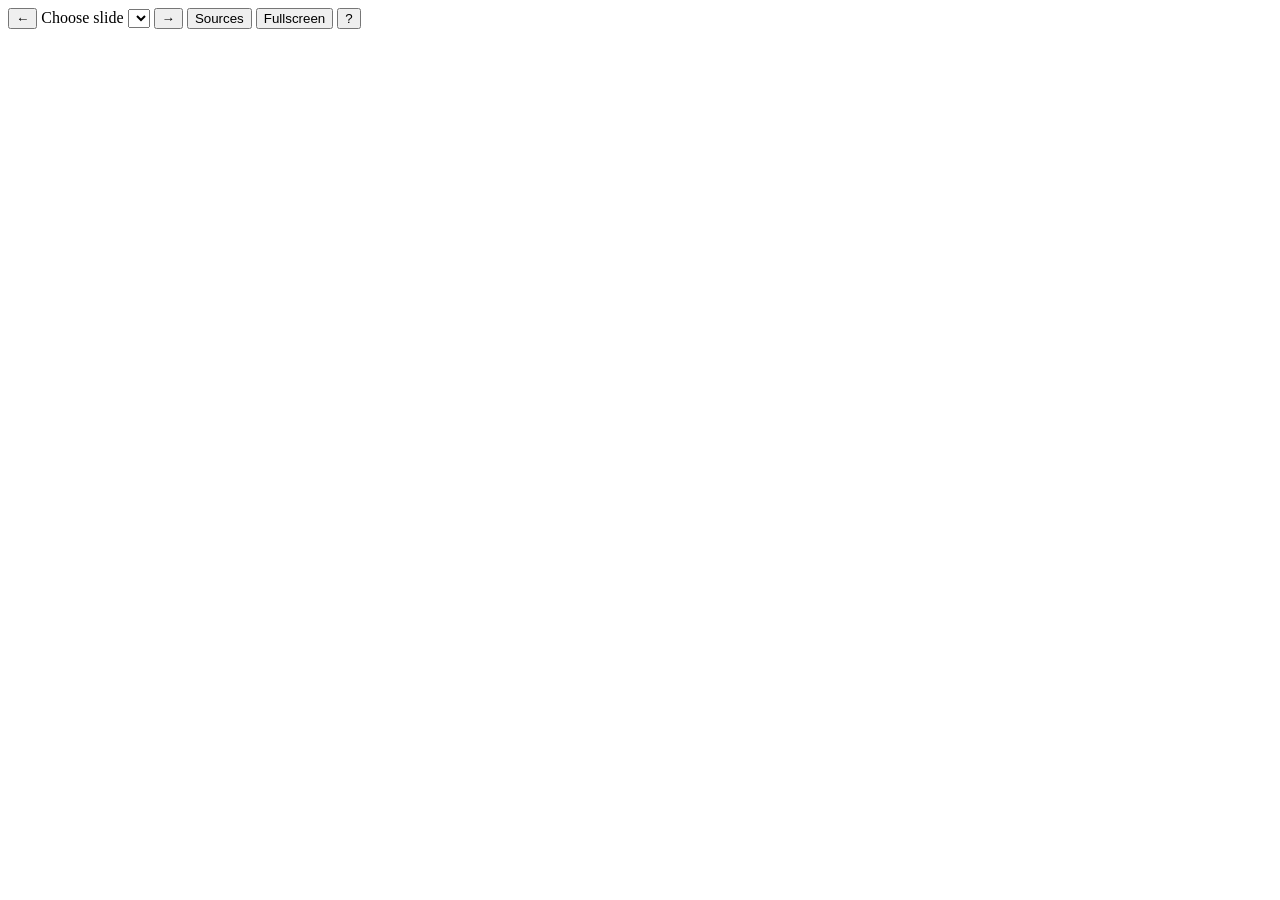
<file: archive/presentations/introduction-design-notes/template.html>
<!doctype html>
<html lang="en">
<head>
  <meta charset="utf-8">
  <meta name="viewport" content="width=device-width, initial-scale=1">
  <meta name="color-scheme" content="light">
  <meta name="description" content="A beginner-friendly introduction to apps, chatbots, EDAV Bot as a Service, and the equipment-manual pilot.">
  <title>Finding answers in equipment manuals · EDAV BaaS</title>
  <style>/*__THEME__*/</style>
</head>
<body class="no-js">
  <main id="deck" aria-label="Finding answers in equipment manuals">
    <!--__SLIDES__-->
  </main>
  <nav class="toolbar" aria-label="Presentation controls">
    <button id="previous" type="button" aria-label="Previous slide">←</button>
    <label class="visually-hidden" for="slide-picker">Choose slide</label>
    <select id="slide-picker" aria-label="Choose slide"></select>
    <button id="next" type="button" aria-label="Next slide or reveal">→</button>
    <span class="toolbar-separator" aria-hidden="true"></span>
    <button id="sources-open" type="button">Sources</button>
    <button id="fullscreen" type="button" aria-label="Toggle fullscreen">Fullscreen</button>
    <button id="help-open" type="button" aria-label="Keyboard shortcuts">?</button>
  </nav>
  <div id="live-status" class="visually-hidden" aria-live="polite" aria-atomic="true"></div>
  <dialog id="sources-dialog" aria-labelledby="sources-title">
    <div class="dialog-top"><h2 id="sources-title">Sources for this slide</h2><button type="button" data-close="sources-dialog" aria-label="Close sources">×</button></div>
    <p id="source-scope"></p><ol id="source-list"></ol>
    <p class="dialog-small">Project evidence reviewed October 8, 2026. The EDAV portal was inaccessible during preparation. Intended behavior is not a live test result.</p>
  </dialog>
  <dialog id="help-dialog" aria-labelledby="help-title">
    <div class="dialog-top"><h2 id="help-title">Presentation controls</h2><button type="button" data-close="help-dialog" aria-label="Close help">×</button></div>
    <dl class="shortcuts"><dt>→ / Space / Page Down</dt><dd>Reveal or advance</dd><dt>← / Page Up</dt><dd>Previous slide</dd><dt>Home / End</dt><dd>First / last slide</dd><dt>F</dt><dd>Fullscreen</dd><dt>S</dt><dd>Sources for this slide</dd><dt>P</dt><dd>Print or save as PDF</dd><dt>?</dt><dd>This help</dd><dt>Escape</dt><dd>Close a dialog</dd></dl>
    <p class="dialog-small">The file works offline. Source links open only when you choose them. Printing includes all revealed content.</p>
  </dialog>
  <script>/*__SCRIPT__*/</script>
</body>
</html>
</file>
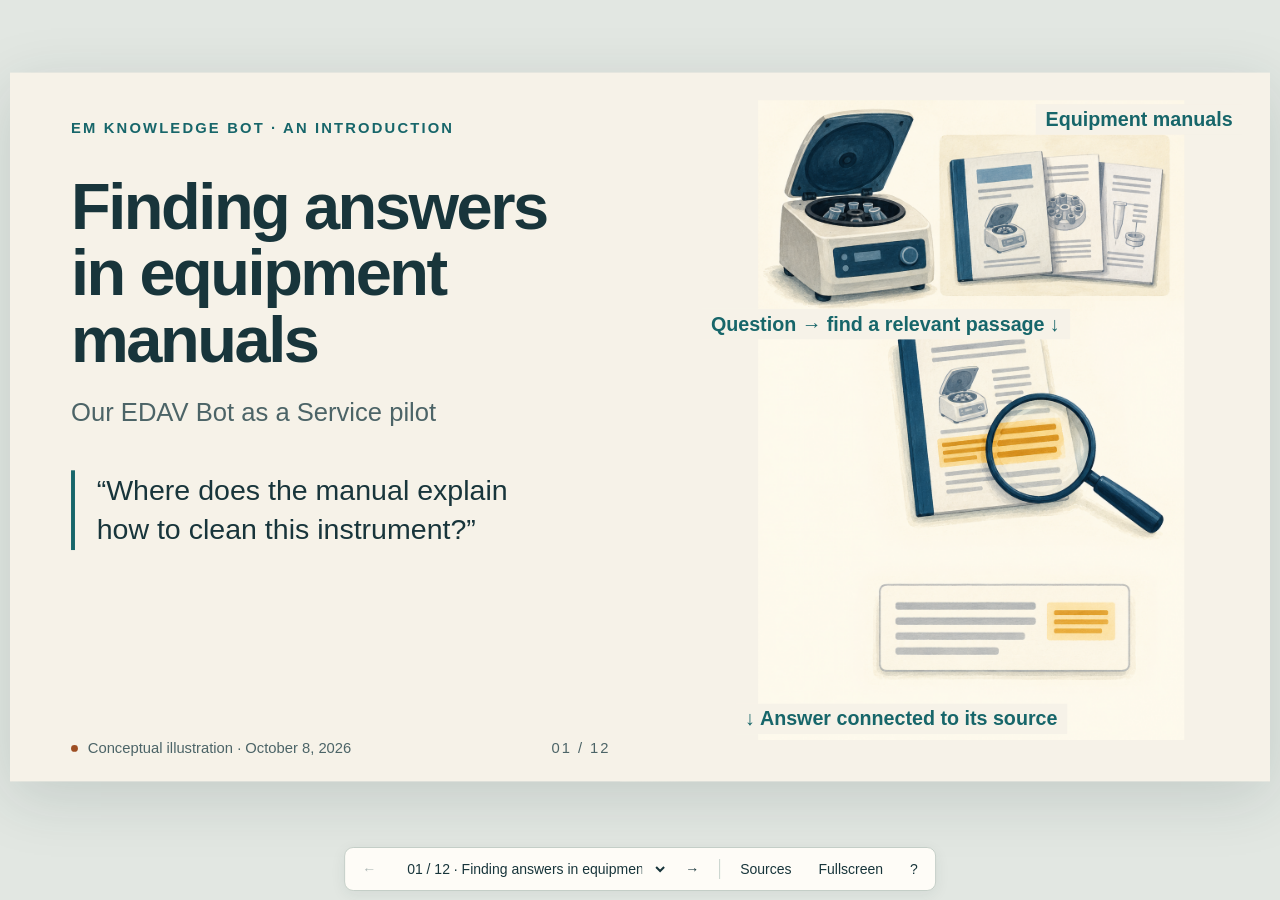
<file: ppt/ppt_BAAS/src/slides.html>
<!doctype html>
<html lang="en">
<head>
  <meta charset="utf-8">
  <meta name="viewport" content="width=device-width, initial-scale=1">
  <meta name="color-scheme" content="light">
  <meta name="description" content="A beginner-friendly introduction to Microbots, EDAV Bot as a Service, and the equipment-manual pilot.">
  <title>Finding answers in equipment manuals · EDAV BaaS</title>
  <link rel="stylesheet" href="theme.css">
</head>
<body class="no-js">
  <main id="deck" aria-label="Finding answers in equipment manuals">
<section class="slide cover active" id="s01" data-title="Finding answers in equipment manuals" data-sources="E01,E03" data-scope="A documented pilot purpose, illustrated through a conceptual manual-retrieval scene. No measured benefit or live result is shown.">
  <img class="hero" style="right:24px;top:28px;width:570px;height:650px;object-fit:contain" src="../assets/manual-retrieval.png" alt="Conceptual illustration: a laboratory centrifuge and a small manual collection, a selected passage under a magnifying glass, and an answer card linked to that evidence.">
  <div style="position:absolute;right:28px;top:32px;width:550px;height:640px;pointer-events:none;font-size:20px;color:var(--teal);font-weight:650" aria-label="Question leads to equipment manuals, relevant passage found, and an answer connected to its source"><span style="position:absolute;top:0;right:0;background:var(--paper);padding:4px 10px">Equipment manuals</span><span style="position:absolute;top:208px;left:0;background:var(--paper);padding:4px 10px">Question → find a relevant passage ↓</span><span style="position:absolute;bottom:0;left:35px;background:var(--paper);padding:4px 10px">↓ Answer connected to its source</span></div>
  <div class="cover-copy"><p class="kicker">EM Knowledge Bot · An introduction</p><h1>Finding answers<br>in equipment<br>manuals</h1><p class="subtitle">Our EDAV Bot as a Service pilot</p><blockquote class="cover-question">“Where does the manual explain how to clean this instrument?”</blockquote></div>
  <footer class="slide-footer"><span class="status">Conceptual illustration · October 8, 2026</span><span class="folio">01 / 12</span></footer>
</section>

<section class="slide" id="s02" data-title="Ask before answering" data-sources="E03,E04" data-scope="Clarification and source checking are required behaviors. This example was not produced by a live bot.">
  <header><p class="kicker">01 · The experience</p><h2>Ask before answering</h2><p class="subtitle">If the instrument or model is unclear, the bot should ask before answering.</p></header>
  <div class="body"><figure aria-label="Question, clarifying question, then search the correct manual" style="max-width:960px"><p class="note">Question</p><p>“Where are the cleaning instructions?”</p><p class="emphasis" aria-hidden="true" style="margin:8px 0">↓</p><p class="note">Clarifying question</p><p>“Which instrument and model are you using?”</p><p class="emphasis" aria-hidden="true" style="margin:8px 0">↓</p><p class="emphasis">Then search the correct manual</p></figure><p class="rule">Different equipment models can have different instructions.</p></div>
  <footer class="slide-footer"><span class="status">Illustration of intended behavior</span><a href="https://github.com/BDL-7/EM-Bot/blob/dev/Docs/bot-instructions.md" target="_blank" rel="noopener noreferrer">Behavior requirements</a><span class="folio">02 / 12</span></footer>
</section>

<section class="slide" id="s03" data-title="An app is a tool for a task" data-sources="E02,E07" data-scope="General educational explanation. The diagram is not an EDAV screenshot or a promise about particular interface controls.">
  <header><p class="kicker">02 · The basic pieces</p><h2>An app is a tool for a task</h2></header>
  <div class="body"><div class="two-col"><div><p class="definition"><strong class="emphasis">Software</strong> is a set of instructions a computer follows.</p><p class="definition">An <strong class="emphasis">app</strong> uses software to help you do something.</p><p class="rule note">An app can run on a web page.</p></div><figure class="app-window" aria-label="Conceptual app diagram: type a question, send it, read the reply."><p class="app-heading">AN APP FOR ASKING QUESTIONS · ILLUSTRATION</p><div class="app-line"><span class="step-number">1</span>Type a question</div><div class="app-line"><span class="step-number">2</span>Send it</div><div class="app-line"><span class="step-number">3</span>Read the reply</div><div class="input-example">Where can I find…?</div><span class="button-example" aria-hidden="true">Send</span></figure></div></div>
  <footer class="slide-footer"><span>One task, a few simple actions</span><a href="https://developer.mozilla.org/en-US/docs/Learn_web_development/Getting_started/Environment_setup/Browsing_the_web" target="_blank" rel="noopener noreferrer">About browsers and web apps</a><span class="folio">03 / 12</span></footer>
</section>

<section class="slide" id="s04" data-title="A chatbot responds through messages" data-sources="E02,E03,E08" data-scope="Simplified definitions. An AI model is one component in the intended system; no particular model or vendor has been verified.">
  <header><p class="kicker">02 · The basic pieces</p><h2>A chatbot responds through messages</h2><p class="subtitle">A bot performs tasks automatically. A chatbot communicates through messages.</p></header>
  <div class="body"><table class="terms"><caption class="visually-hidden">App, chatbot, and AI model compared</caption><thead><tr><th scope="col">Term</th><th scope="col">Everyday meaning</th><th scope="col">In our example</th></tr></thead><tbody><tr><td>App</td><td>Software for a task</td><td>The place we ask and read</td></tr><tr><td>Chatbot</td><td>Software that exchanges messages</td><td>EM Knowledge Bot</td></tr><tr><td>AI language model</td><td>Software trained on many examples of text to work with questions and write replies.</td><td>Uses the question and relevant manual passages to help draft a response.</td></tr></tbody></table><p class="table-caption"><strong class="emphasis">A chatbot can be one feature inside an app.</strong></p><p class="note" style="margin-top:12px">Finding relevant passages is one job; drafting a reply from them is another.</p></div>
  <footer class="slide-footer"><span>The model is one component of a larger system</span><a href="https://learn.microsoft.com/en-us/microsoftteams/platform/bots/design/bots" target="_blank" rel="noopener noreferrer">About conversational bots</a><span class="folio">04 / 12</span></footer>
</section>

<section class="slide" id="s05" data-title="Bot as a Service" data-sources="E01,E02,E03" data-scope="The reference library is an analogy. The integration guide does not establish a complete operating agreement, cost, availability, or support guarantees.">
  <header><p class="kicker">02 · The basic pieces</p><h2>Bot as a Service</h2><p class="subtitle">EDAV hosts shared bot technology; a Microbot is a customized chatbot embedded in an app.</p></header>
  <div class="body"><div class="library-layout"><div><p class="library-concept">Imagine a<br><em>reference<br>library.</em></p><p class="library-limit">EDAV supplies the shared technology.<br>Our team still has work to do.</p></div><ul class="role-list" aria-label="Reference library analogy"><li><strong>Manuals</strong><span>The collection</span></li><li><strong>Chatbot</strong><span>A conversational reference helper</span></li><li><strong>App</strong><span>The way to reach that help</span></li><li><strong>EDAV</strong><span>Shared technology</span></li><li><strong>Our team</strong><span>Sources, instructions, evaluation</span></li></ul></div><p class="rule note">The helper is software. It can make mistakes and has no human expert’s judgment.</p></div>
  <footer class="slide-footer"><span class="status">BaaS means Bot as a Service in this project</span><a href="https://github.com/cdcent/edav-BaaS" target="_blank" rel="noopener noreferrer">EDAV integration guide</a><span class="folio">05 / 12</span></footer>
</section>

<section class="slide" id="s06" data-title="The pieces in our pilot" data-sources="E01,E02,E03,E05" data-scope="Embedding is documented. The manual-backed answer path is the intended pilot arrangement, not verified live retrieval or a statement about where documents are stored.">
  <header><p class="kicker">03 · Our project</p><h2>The pieces in our pilot</h2><p class="subtitle">The app displays EDAV chat. The person checks the source.</p></header>
  <div class="body"><figure aria-label="A person uses EDAV chat inside our app. The intended EDAV service contains EM Knowledge Bot and consults the approved manuals."><div class="relationship"><div class="person-role"><div class="human-word">You</div><p>Ask a question</p><p class="emphasis">→</p></div><div class="container-box"><h3>Our app</h3><div class="embedded">EDAV chat<br><span class="note">inside the page</span></div></div><div class="connector" aria-hidden="true">↔</div><div class="container-box service-box"><h3>EDAV service</h3><div class="embedded">EM Knowledge Bot</div></div></div><div class="relationship-bottom"><p>Our app provides the connection.<br>It does not search the manuals itself.</p><p class="manual-input"><strong>Approved manual collection</strong><br>Manuals to consult ↑</p></div><p class="return-path">← Reply and source information return to you for checking.</p></figure></div>
  <footer class="slide-footer"><span class="status">This pilot's IntegrationId mode sends no token; other EDAV integrations use clientId and a token handshake.</span><span class="folio">06 / 12</span></footer>
</section>

<section class="slide" id="s07" data-title="Preparing manuals and answering questions" data-sources="E01,E03,E04" data-scope="The 35-manual scope comes from project records. Preparation, retrieval, and source display were not verified live. The diagram is a conceptual sequence, not EDAV's internal algorithm.">
  <header><p class="kicker">03 · Our project</p><h2>Preparing manuals and answering questions</h2><p class="subtitle">RAG means finding relevant source passages before drafting an answer.</p></header>
  <div class="body"><div class="lane"><p class="lane-label">Before use</p><div class="steps"><p class="step">Select the approved<br><strong>35 manuals</strong></p><span class="step-arrow" aria-hidden="true">→</span><p class="step">Make them searchable<br>through EDAV</p><span class="step-arrow" aria-hidden="true">→</span><p class="step">Verify<br>the setup</p></div></div><button class="reveal-action" type="button" data-reveal-target="question-journey" aria-controls="question-journey" aria-expanded="false">Follow a question →</button><div class="reveal" id="question-journey" hidden><div class="lane question-lane"><p class="lane-label">For a question</p><div class="steps"><p class="step">Ask &amp;<br>clarify</p><span class="step-arrow" aria-hidden="true">→</span><p class="step">Find<br>passages</p><span class="step-arrow" aria-hidden="true">→</span><p class="step">Draft from<br>evidence</p><span class="step-arrow" aria-hidden="true">→</span><p class="step">Show<br>sources</p><span class="step-arrow" aria-hidden="true">→</span><p class="step"><strong>You<br>check</strong></p></div></div><p class="gap-message">Missing evidence? Explain the gap.</p></div><p class="flow-caption">The question uses a prepared collection. It does not mean uploading every manual again or training a new model.</p></div>
  <footer class="slide-footer"><span class="status">Intended process · live behavior still needs testing</span><span class="folio">07 / 12</span></footer>
</section>

<section class="slide" id="s08" data-title="A source you can check" data-sources="E03,E04" data-scope="The source diagram contains placeholders, not real manual content. Page or section references are allowed only when reliably supplied by the platform.">
  <header><p class="kicker">03 · Our project</p><h2>A source you can check</h2><p class="subtitle">A citation helps you inspect the evidence. It does not prove the answer is correct.</p></header>
  <div class="body"><div class="two-col"><figure class="source-demo" aria-label="Conceptual answer connected to its supporting manual passage. No live answer or real excerpt is shown."><div class="answer-outline"><span class="number">ANSWER</span><p>Based on<br>evidence</p><p class="note">Manual identified here</p></div><div class="connector" aria-hidden="true">→</div><div class="document"><p class="document-label">Manual</p><p class="passage">Supporting passage shown here</p><p class="note">Illustrative placeholder</p></div></figure><ol class="checks"><li><span>1</span>Is it the right instrument and model?</li><li><span>2</span>Does the passage support the answer?</li><li><span>3</span>Are the warnings and conditions included?</li></ol></div><p class="source-caveat">Page or section: only when reliably available. The official manual and applicable procedures still govern the work.</p></div>
  <footer class="slide-footer"><span class="status">Illustration · no live answer shown</span><a href="https://github.com/BDL-7/EM-Bot/blob/dev/Docs/bot-instructions.md" target="_blank" rel="noopener noreferrer">Source and citation requirements</a><span class="folio">08 / 12</span></footer>
</section>

<section class="slide" id="s09" data-title="Choosing the right next step" data-sources="E03,E04" data-scope="These are required responses from the documented pilot boundaries, not observed test passes. Static manuals cannot establish current equipment status or personal authorization.">
  <header><p class="kicker">04 · Useful boundaries</p><h2>Choosing the right next step</h2></header>
  <div class="body"><div class="quiz-prompt"><p>“Is it calibrated today?”<br><strong>Where would you look?</strong></p><div class="quiz-options" aria-label="Choose the right evidence"><button type="button" data-quiz="manual" aria-pressed="false">Manual</button><button type="button" data-quiz="records" aria-pressed="false">Current records</button><button type="button" data-quiz="guess" aria-pressed="false">Ask the bot to guess</button></div></div><p class="quiz-result" id="quiz-result" aria-live="polite">Choose an option, then compare the questions below.</p><table class="compact"><caption class="visually-hidden">Questions and the evidence they require</caption><thead><tr><th scope="col">Question</th><th scope="col">Expected handling</th><th scope="col">Why</th></tr></thead><tbody><tr><td>Where are cleaning instructions?</td><td>Clarify model; find source</td><td>Equipment matters</td></tr><tr><td>Is it calibrated today?</td><td>Use current records</td><td>Manuals are static</td></tr><tr><td>Am I authorized to use it?</td><td>Ask the responsible person</td><td>Needs human authority</td></tr><tr><td>Who last used it?</td><td>Decline personnel lookup</td><td>Outside this collection</td></tr></tbody></table></div>
  <footer class="slide-footer"><span class="status">Required behavior · still to verify</span><span class="folio">09 / 12</span></footer>
</section>

<section class="slide" id="s10" data-title="Shared work, clear responsibilities" data-sources="E01,E02,E03" data-scope="The table combines the documented integration role with proposed operational responsibilities. Platform support and features must be confirmed with their owners.">
  <header><p class="kicker">04 · Useful boundaries</p><h2>Shared work, clear responsibilities</h2><p class="subtitle">Request → configure → embed → test → maintain. The service still needs care.</p></header>
  <div class="body"><table class="responsibilities"><caption class="visually-hidden">EDAV, project-team, and user contributions</caption><thead><tr><th scope="col">EDAV</th><th scope="col">Our project team</th><th scope="col">Users</th></tr></thead><tbody><tr><td>Chat service and connection guidance</td><td>Connect the app</td><td>Use the approved route</td></tr><tr><td>Service features<br>to confirm</td><td>Select sources;<br>set behavior</td><td>Give useful context</td></tr><tr><td>Support arrangements<br>to confirm</td><td>Test and maintain<br>the pilot</td><td>Check sources;<br>report problems</td></tr></tbody></table><p class="table-caption">The technology is shared. <strong class="emphasis">The responsibilities still matter.</strong></p></div>
  <footer class="slide-footer"><span class="status">Confirm the operating arrangement with platform owners</span><span class="folio">10 / 12</span></footer>
</section>

<section class="slide" id="s11" data-title="What is ready and what needs evidence" data-sources="E01,E03,E04,E05" data-scope="Status is documented in the reviewed project files. No live EDAV or Connect inspection or bot evaluation was performed for this presentation. A lack of recorded proof does not establish that no external work has occurred.">
  <header><p class="kicker">05 · The pilot decision</p><h2>What is ready and what needs evidence</h2><p class="subtitle">A screenshot showed a response and 25 documents; neither confirms accuracy or the full corpus.</p></header>
  <div class="body"><table class="status-table"><caption class="visually-hidden">Documented project status as of October 8, 2026</caption><thead><tr><th scope="col">Available now</th><th scope="col">Prepared</th><th scope="col">Still to verify</th></tr></thead><tbody><tr><td>App connection software</td><td>Bot instructions</td><td>Live EDAV setup</td></tr><tr><td>Checks of that software</td><td>Ten behavior tests</td><td>Manual processing<br>and replies</td></tr><tr><td>Pilot documentation</td><td>Evaluation direction</td><td>Accuracy and<br>user value</td></tr></tbody></table><div class="evaluation"><span class="label">We will ask</span><strong>Supported?</strong><strong>Checkable?</strong><strong>Useful?</strong><strong>Within scope?</strong></div></div>
  <footer class="slide-footer"><span class="status">Prepared artifacts are not proof of live acceptance or accuracy</span><span class="folio">11 / 12</span></footer>
</section>

<section class="slide" id="s12" data-title="The person checks the source" data-sources="E01,E03" data-scope="The workflows are teaching illustrations. No accuracy rate, time saving, or demonstrated improvement is claimed.">
  <header><p class="kicker">05 · The pilot decision</p><h2>The person checks the source</h2><p class="subtitle">The pilot will test whether this helps.</p></header>
  <div class="body"><div class="route"><span class="route-label">An illustrative search</span><p>Open manuals <span class="arrow">→</span> find passage <span class="arrow">→</span> check</p></div><div class="route"><span class="route-label">Proposed experience</span><p>Ask &amp; clarify <span class="arrow">→</span> answer + source <span class="arrow">→</span> check</p></div><p class="takeaway">What is the <strong class="emphasis">app</strong>, what is the <strong class="emphasis">bot</strong>,<br>and what does <strong class="emphasis">EDAV</strong> provide?</p><button class="reveal-action" type="button" data-reveal-target="closing-explanation" aria-controls="closing-explanation" aria-expanded="false">Show an example explanation →</button><div class="reveal explanation" id="closing-explanation" hidden>The app is where I interact. The bot exchanges messages.<br>EDAV supplies shared technology. The manual supports the answer—and I check it.</div></div>
  <footer class="slide-footer"><span>Help with finding information. Evidence for checking it.</span><span class="folio">12 / 12</span></footer>
</section>
  </main>
  <nav class="toolbar" aria-label="Presentation controls">
    <button id="previous" type="button" aria-label="Previous slide">←</button>
    <label class="visually-hidden" for="slide-picker">Choose slide</label>
    <select id="slide-picker" aria-label="Choose slide"></select>
    <button id="next" type="button" aria-label="Next slide or reveal">→</button>
    <span class="toolbar-separator" aria-hidden="true"></span>
    <button id="sources-open" type="button">Sources</button>
    <button id="fullscreen" type="button" aria-label="Toggle fullscreen">Fullscreen</button>
    <button id="help-open" type="button" aria-label="Keyboard shortcuts">?</button>
  </nav>
  <div id="live-status" class="visually-hidden" aria-live="polite" aria-atomic="true"></div>
  <dialog id="sources-dialog" aria-labelledby="sources-title">
    <div class="dialog-top"><h2 id="sources-title">Sources for this slide</h2><button type="button" data-close="sources-dialog" aria-label="Close sources">×</button></div>
    <p id="source-scope"></p><ol id="source-list"></ol>
    <p class="dialog-small">Prepared requirements and observations are not proof of live acceptance or answer accuracy.</p>
  </dialog>
  <dialog id="help-dialog" aria-labelledby="help-title">
    <div class="dialog-top"><h2 id="help-title">Presentation controls</h2><button type="button" data-close="help-dialog" aria-label="Close help">×</button></div>
    <dl class="shortcuts"><dt>→ / Space / Page Down</dt><dd>Reveal or advance</dd><dt>← / Page Up</dt><dd>Previous slide</dd><dt>Home / End</dt><dd>First / last slide</dd><dt>F</dt><dd>Fullscreen</dd><dt>S</dt><dd>Sources for this slide</dd><dt>P</dt><dd>Print or save as PDF</dd><dt>?</dt><dd>This help</dd><dt>Escape</dt><dd>Close a dialog</dd></dl>
    <p class="dialog-small">The file works offline. Source links open only when you choose them. Printing includes all revealed content.</p>
  </dialog>
  <script src="deck.js"></script>
</body>
</html>
</file>
<file: ppt/ppt_BAAS/src/theme.css>
:root{--paper:#f6f2e8;--ink:#18353b;--muted:#4c6467;--teal:#17666a;--teal-light:#dcecea;--amber:#9d4e23;--line:#c7d2cc;--white:#fffdf8;--scale:1;font-family:"Segoe UI",Arial,sans-serif;color:var(--ink);background:#e2e7e2}
*{box-sizing:border-box}html,body{margin:0;min-height:100%}button,select{font:inherit}button,a,select{-webkit-tap-highlight-color:transparent}button{cursor:pointer}a{color:var(--teal)}button:focus-visible,select:focus-visible,a:focus-visible{outline:3px solid #bc681e;outline-offset:4px}button:disabled{opacity:.35;cursor:default}
.slide{position:relative;width:1280px;height:720px;padding:44px 62px 50px;background:var(--paper);overflow:hidden;isolation:isolate}.no-js .slide{margin:24px auto}.enhanced{height:100vh;overflow:hidden}.enhanced #deck{position:fixed;width:1280px;height:720px;left:50%;top:calc(50% - 23px);transform:translate(-50%,-50%) scale(var(--scale));transform-origin:center;box-shadow:0 16px 60px #1b343326}.enhanced .slide{display:none}.enhanced .slide.active{display:flex;flex-direction:column}.no-js .slide{display:flex;flex-direction:column}.no-js .reveal[hidden]{display:block}
.kicker{font-size:15px;line-height:1.3;letter-spacing:2.2px;font-weight:700;text-transform:uppercase;color:var(--teal);margin:0 0 15px}h1,h2,h3,p,figure,blockquote{margin:0}h1,h2{font-size:48px;line-height:1.1;letter-spacing:-1.8px;font-weight:650;max-width:1140px}h3{font-size:29px;line-height:1.2;font-weight:650}p{font-size:26px;line-height:1.4}.subtitle{font-size:23px;line-height:1.35;color:var(--muted);margin-top:12px;max-width:1050px}.body{flex:1;min-height:0;margin-top:28px;display:flex;flex-direction:column;justify-content:center}.slide-footer{position:absolute;bottom:24px;left:62px;right:62px;display:flex;align-items:center;justify-content:space-between;gap:24px;font-size:15px;color:var(--muted);line-height:1.25}.slide-footer a{font-size:15px;text-decoration:underline;text-underline-offset:3px}.folio{font-variant-numeric:tabular-nums;letter-spacing:2px}.status{display:flex;align-items:center;gap:10px}.status:before{content:"";width:7px;height:7px;flex:none;border-radius:50%;background:var(--amber)}.note{font-size:20px;line-height:1.4;color:var(--muted)}.emphasis{color:var(--teal);font-weight:650}.amber{color:var(--amber)}.rule{border-top:1px solid var(--line);margin-top:24px;padding-top:22px}.large{font-size:34px;line-height:1.28}.quiet{color:var(--muted)}
.cover{padding-top:46px}.cover-copy{width:510px;position:relative;z-index:1}.cover h1{font-size:66px;line-height:1.03;letter-spacing:-2.5px;margin-top:37px}.cover .subtitle{font-size:26px;margin-top:22px;width:440px}.cover-question{margin-top:40px;font-size:29px;line-height:1.4;max-width:470px;padding-left:22px;border-left:4px solid var(--teal)}.hero{position:absolute;right:0;top:0;width:620px;height:720px;object-fit:cover;object-position:54% center;z-index:-1}.cover:after{content:"";position:absolute;top:0;bottom:0;left:620px;width:80px;background:linear-gradient(90deg,var(--paper),transparent);z-index:-1}.cover .slide-footer{right:670px}.cover .slide-footer .status{max-width:370px}
.two-col{display:grid;grid-template-columns:1fr 1fr;gap:48px;align-items:center}.three-col{display:grid;grid-template-columns:repeat(3,1fr);gap:30px}.statement{padding:28px 0;border-top:2px solid var(--teal)}.statement p{margin-top:13px}.number{font-size:17px;letter-spacing:1.5px;color:var(--teal);font-weight:700;display:block;margin-bottom:12px}.question{font-size:36px;line-height:1.28;letter-spacing:-.6px}.conversation{border-left:4px solid var(--teal);padding:22px 28px;background:var(--white)}.conversation .label{font-size:16px;letter-spacing:1.8px;text-transform:uppercase;font-weight:700;color:var(--teal);margin-bottom:12px}.conversation p{font-size:31px;line-height:1.3}.conversation.answer{background:var(--teal-light);margin-top:20px}.reveal-action{align-self:flex-start;font-size:20px;padding:12px 20px;border:1px solid var(--teal);border-radius:4px;color:var(--teal);background:transparent;margin-top:20px}.reveal-action:hover{background:var(--teal-light)}.reveal-action[aria-expanded="true"]{display:none}.prompt-note{margin-top:20px;font-size:21px;color:var(--muted)}.reveal[hidden]{display:none}.reveal{animation:appear .3s ease-out}@keyframes appear{from{opacity:0;transform:translateY(7px)}to{opacity:1;transform:translateY(0)}}
.app-window{border:2px solid var(--ink);border-radius:12px;background:var(--white);padding:24px 28px;box-shadow:12px 12px 0 var(--teal-light)}.app-heading{font-size:18px;color:var(--muted);padding-bottom:18px;border-bottom:1px solid var(--line)}.app-line{display:flex;align-items:center;gap:20px;padding:20px 0;font-size:25px}.step-number{width:40px;height:40px;display:flex;align-items:center;justify-content:center;border:1px solid var(--teal);color:var(--teal);border-radius:50%;font-size:21px;flex:none}.input-example{font-size:24px;border:1px solid var(--line);padding:14px;margin-top:18px}.button-example{display:inline-block;background:var(--teal);color:white;font-size:21px;padding:10px 30px;margin-top:14px;border-radius:4px}.definition{font-size:35px;line-height:1.3}.definition+.definition{margin-top:27px}.side-rule{padding-left:28px;border-left:3px solid var(--teal)}
table{border-collapse:collapse;width:100%;table-layout:fixed}th{text-align:left;font-size:16px;letter-spacing:1.1px;text-transform:uppercase;color:var(--teal);padding:0 20px 16px 0;border-bottom:2px solid var(--teal);vertical-align:bottom}td{font-size:25px;line-height:1.3;padding:22px 20px 22px 0;border-bottom:1px solid var(--line);vertical-align:top}td:first-child{font-weight:650}th:last-child,td:last-child{padding-right:0}.terms th:first-child{width:23%}.terms th:nth-child(2){width:44%}.terms td:first-child{font-size:29px}.table-caption{font-size:24px;margin-top:25px}.compact td{font-size:23px;padding-top:17px;padding-bottom:17px}.compact th:first-child{width:37%}.compact th:nth-child(2){width:36%}.responsibilities td{font-size:24px;padding-top:19px;padding-bottom:19px}.status-table td{font-size:25px}.status-table th{font-size:18px}.status-table th:last-child{color:var(--amber)}
.library-layout{display:grid;grid-template-columns:420px 1fr;gap:62px;align-items:center}.library-concept{font-size:55px;line-height:1.12;letter-spacing:-1.6px}.library-concept em{font-style:normal;color:var(--teal)}.role-list{list-style:none;margin:0;padding:0}.role-list li{display:grid;grid-template-columns:145px 1fr;gap:18px;padding:14px 0;border-bottom:1px solid var(--line);font-size:24px}.role-list strong{font-weight:650;color:var(--teal)}.library-limit{margin-top:26px;font-size:21px;color:var(--muted)}
.relationship{display:grid;grid-template-columns:170px 1fr 60px 1fr;gap:16px;align-items:center}.person-role{text-align:center}.person-role .human-word{font-size:33px;font-weight:650}.person-role p{font-size:20px;margin-top:10px}.container-box{border:2px solid var(--teal);padding:23px 25px;min-height:245px;display:flex;flex-direction:column;justify-content:space-between}.container-box h3{font-size:29px}.embedded{background:var(--teal-light);padding:22px;margin-top:18px;font-size:28px}.connector{font-size:39px;color:var(--teal);text-align:center}.service-box{background:var(--ink);border-color:var(--ink);color:var(--white)}.service-box .embedded{color:var(--ink);background:#e9dfc8}.relationship-bottom{display:flex;justify-content:space-between;align-items:center;padding:24px 0 0 186px;gap:25px}.relationship-bottom p{font-size:21px}.manual-input{border-bottom:3px solid var(--amber);padding-bottom:10px}.return-path{margin-top:25px;color:var(--teal);font-size:25px;border-top:1px solid var(--line);padding-top:16px}
.lane{display:grid;grid-template-columns:165px 1fr;gap:20px;align-items:center;padding:22px 0;border-bottom:1px solid var(--line)}.lane-label{font-size:25px;font-weight:650}.steps{display:flex;align-items:center;justify-content:space-between;gap:13px}.step{flex:1;font-size:24px;line-height:1.27}.step-arrow{font-size:24px;color:var(--teal)}.lane.question-lane{background:var(--teal-light);margin:15px -20px 0;padding:24px 20px;border:0}.question-lane .step{font-size:23px}.gap-message{font-size:25px;color:var(--amber);margin-top:27px}.flow-caption{margin-top:21px;font-size:20px;color:var(--muted)}
.source-demo{display:grid;grid-template-columns:1fr 45px 1fr;align-items:center;gap:16px}.answer-outline{border-top:3px solid var(--teal);padding:22px 0}.answer-outline p{font-size:27px;margin-top:15px}.document{background:var(--white);border:1px solid var(--line);padding:26px 24px;transform:rotate(1deg);box-shadow:8px 8px 0 #e8dfcd}.document-label{font-size:16px;text-transform:uppercase;letter-spacing:1.3px;color:var(--muted)}.passage{font-size:27px;line-height:1.35;background:#efe3bd;padding:18px 14px;margin-top:24px}.document .note{margin-top:22px;font-size:18px}.checks{list-style:none;padding:0;margin:0}.checks li{font-size:26px;line-height:1.32;padding:16px 0;border-bottom:1px solid var(--line);display:flex;gap:15px}.checks span{color:var(--teal);font-weight:650}.source-caveat{margin-top:28px;font-size:21px;color:var(--muted)}
.quiz-prompt{display:flex;justify-content:space-between;align-items:center;gap:24px;margin-bottom:22px}.quiz-prompt p{font-size:25px}.quiz-options{display:flex;gap:10px;flex-shrink:0}.quiz-options button{font-size:18px;background:transparent;border:1px solid var(--teal);color:var(--teal);padding:10px 13px;border-radius:3px}.quiz-options button:hover,.quiz-options button[aria-pressed="true"]{color:var(--white);background:var(--teal)}.quiz-result{font-size:20px;color:var(--teal);margin:0 0 20px;min-height:27px}.evaluation{margin-top:26px;display:flex;gap:30px;align-items:center;font-size:26px}.evaluation .label{font-size:17px;color:var(--muted);text-transform:uppercase;letter-spacing:1px}.evaluation strong{font-weight:650;color:var(--teal)}
.route{display:grid;grid-template-columns:235px 1fr;gap:20px;padding:23px 0;border-bottom:1px solid var(--line);align-items:center}.route-label{font-size:22px;color:var(--muted)}.route p{font-size:28px}.route .arrow{color:var(--teal);padding:0 10px}.takeaway{margin-top:29px;font-size:32px;line-height:1.25;max-width:1020px}.explanation{margin-top:18px;font-size:24px;line-height:1.4;color:var(--teal)}
.toolbar{display:none}.enhanced .toolbar{display:flex;position:fixed;bottom:9px;left:50%;transform:translateX(-50%);gap:7px;align-items:center;background:#fffdf8f5;border:1px solid #c4cec7;border-radius:9px;padding:5px 7px;box-shadow:0 4px 15px #213c3912;white-space:nowrap}.toolbar button,.toolbar select{border:0;background:transparent;color:var(--ink);font-size:14px;padding:7px 10px;min-height:32px;border-radius:4px}.toolbar button:hover{background:var(--teal-light)}.toolbar select{max-width:275px}.toolbar-separator{height:20px;width:1px;background:var(--line);margin:0 3px}.visually-hidden{position:absolute!important;width:1px;height:1px;padding:0;margin:-1px;overflow:hidden;clip:rect(0,0,0,0);white-space:nowrap;border:0}dialog{max-width:min(760px,90vw);max-height:85vh;overflow:auto;background:var(--white);color:var(--ink);border:1px solid var(--line);padding:30px;border-radius:12px;box-shadow:0 24px 90px #142f3944}dialog::backdrop{background:#142f3980}dialog h2{font-size:29px;letter-spacing:-.5px}dialog p,dialog li{font-size:18px;line-height:1.55}dialog ol{padding-left:25px}dialog li{margin:18px 0}.dialog-top{display:flex;gap:20px;justify-content:space-between;align-items:center;margin-bottom:20px}.dialog-top button{background:transparent;border:0;font-size:30px;color:var(--ink)}.dialog-small{font-size:15px!important;color:var(--muted);border-top:1px solid var(--line);padding-top:18px;margin-top:20px}.source-detail{display:block;color:var(--muted);font-size:16px}.shortcuts{display:grid;grid-template-columns:1fr 1fr;gap:12px;font-size:18px}.shortcuts dt{font-weight:650}.shortcuts dd{margin:0}
@media(prefers-reduced-motion:reduce){.reveal{animation:none}}@media(max-width:640px){.toolbar select{max-width:120px}.toolbar button{padding:7px}.toolbar-separator{display:none}#fullscreen{display:none}}
@media print{@page{size:13.3333in 7.5in;margin:0}html,body{background:white!important;height:auto!important;overflow:visible!important}.enhanced #deck{position:static;transform:none!important;box-shadow:none;width:auto;height:auto}.slide,.enhanced .slide{display:flex!important;flex-direction:column;width:1280px;height:720px;margin:0!important;break-after:page;page-break-after:always;print-color-adjust:exact;-webkit-print-color-adjust:exact}.slide:last-child{break-after:auto;page-break-after:auto}.toolbar,dialog,.reveal-action,.quiz-options,#live-status{display:none!important}.reveal[hidden]{display:block!important}.reveal{animation:none}.quiz-result{display:none}.cover{overflow:hidden}a{color:inherit}.slide-footer a{text-decoration:none}}
</file>
